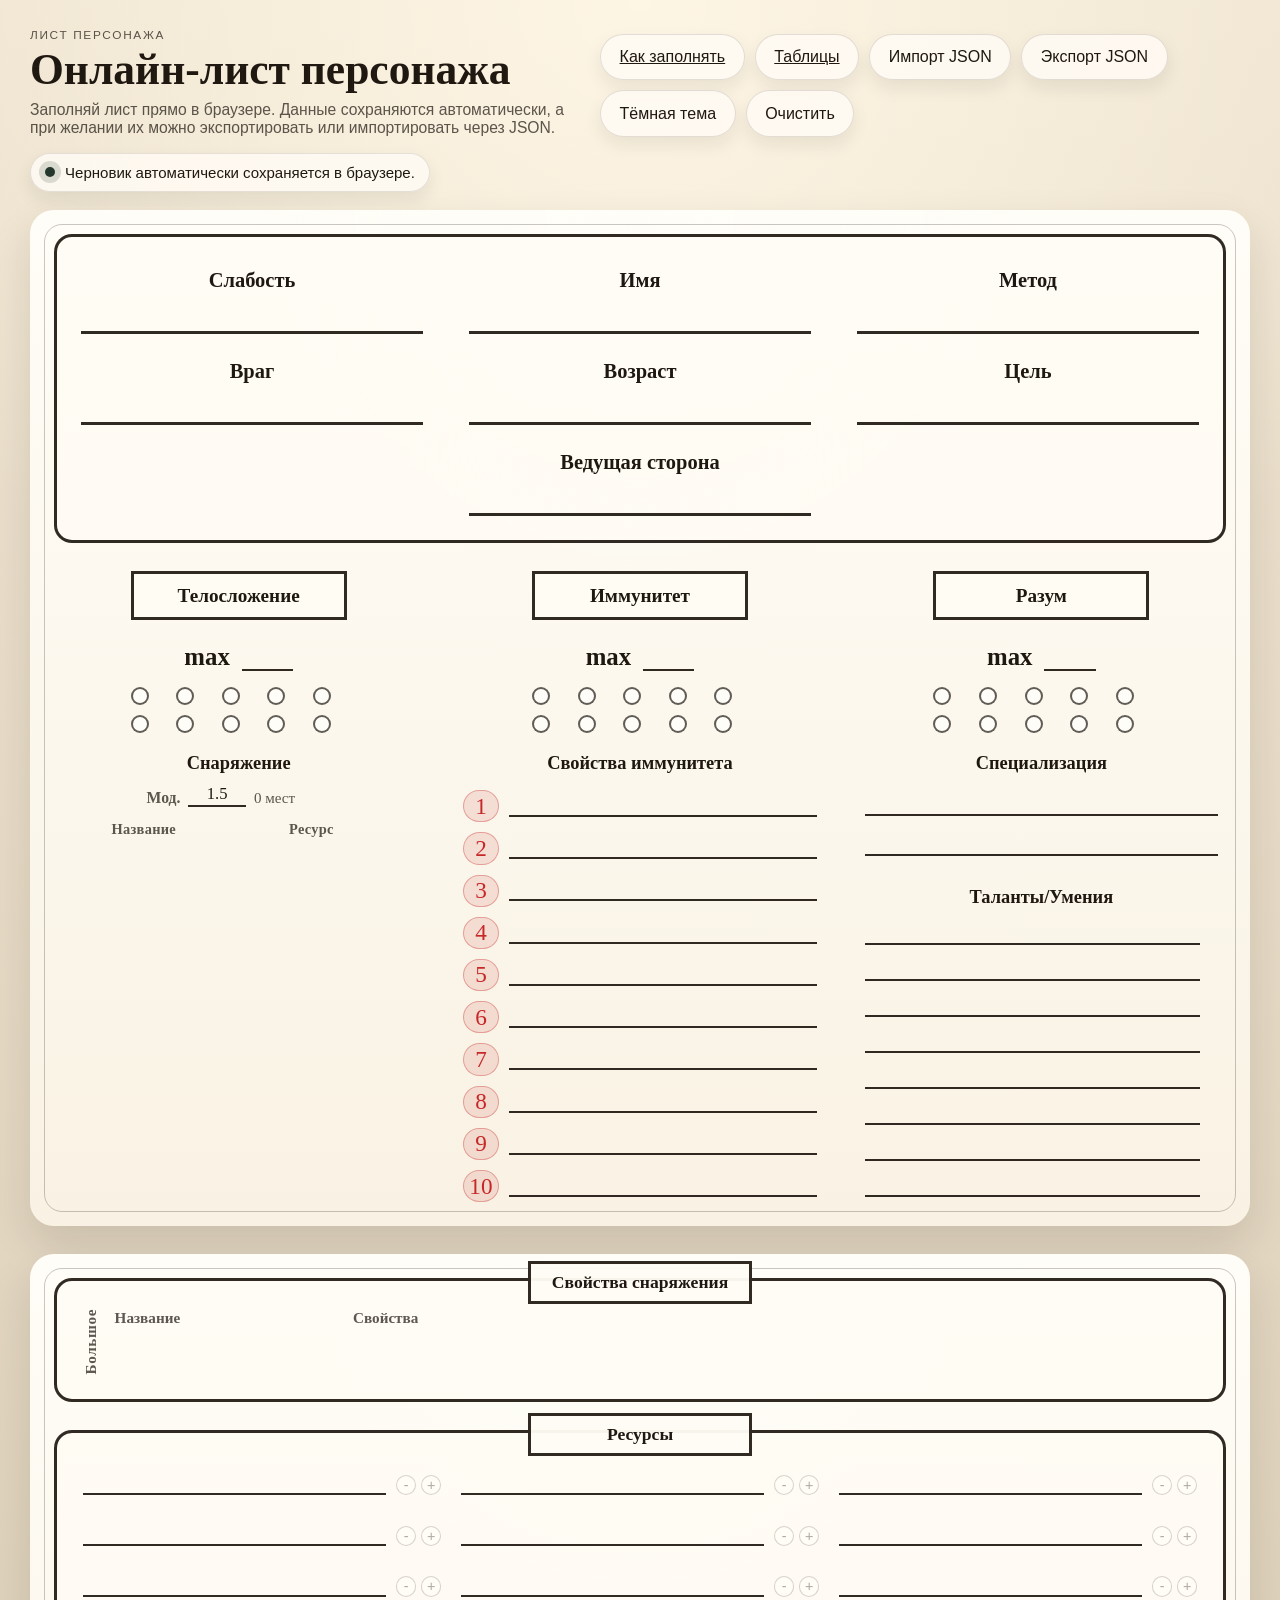
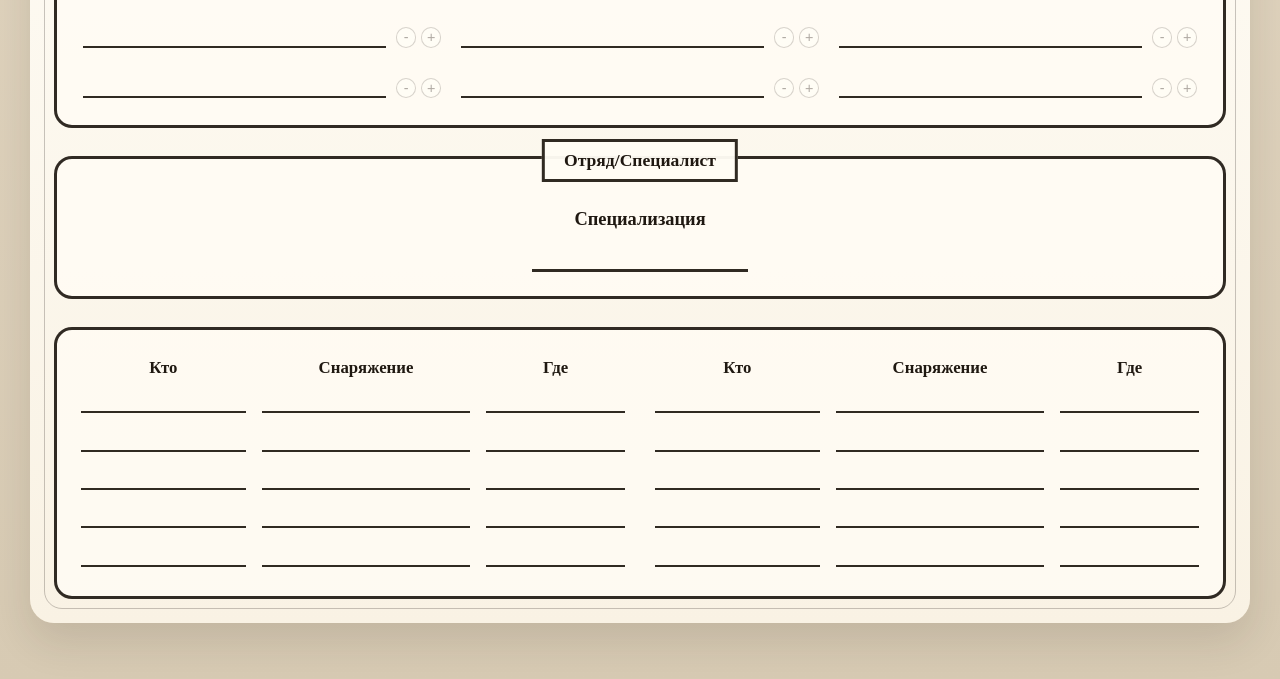
<file: index.html>
<!DOCTYPE html>
<html lang="ru">
  <head>
    <meta charset="UTF-8" />
    <meta name="viewport" content="width=device-width, initial-scale=1.0" />
    <title>Онлайн-лист персонажа</title>
    <link rel="stylesheet" href="styles.css?v=20260407-20" />
  </head>
  <body>
    <main class="app-shell">
      <section class="topbar no-print">
        <div class="topbar__text">
          <p class="eyebrow">Лист персонажа</p>
          <h1>Онлайн-лист персонажа</h1>
          <p class="helper">
            Заполняй лист прямо в браузере. Данные сохраняются автоматически, а при желании их можно
            экспортировать или импортировать через JSON.
          </p>
        </div>
        <div class="topbar__actions">
          <a class="action-button" href="guide.html">Как заполнять</a>
          <a class="action-button" href="tables.html">Таблицы</a>
          <button type="button" class="action-button" id="import-json">
            Импорт JSON
          </button>
          <button type="button" class="action-button" id="export-json">
            Экспорт JSON
          </button>
          <button type="button" class="action-button" id="theme-toggle" aria-pressed="false">
            Тёмная тема
          </button>
          <button type="button" class="action-button action-button--danger" id="reset-sheet">
            Очистить
          </button>
        </div>
        <input type="file" id="import-json-file" class="visually-hidden" accept=".json,application/json" />
      </section>

      <section class="status-card no-print" aria-live="polite" id="save-status">
        Черновик автоматически сохраняется в браузере.
      </section>

      <section class="pages">
        <article class="sheet-page">
          <section class="sheet-card identity-card">
            <div class="identity-grid">
              <label class="field-block field-block--weakness">
                <span class="field-block__label">Слабость</span>
                <span class="line-input line-input--center"><input type="text" data-field="weakness" /></span>
              </label>

              <label class="field-block field-block--name field-block--center">
                <span class="field-block__label field-block__label--large">Имя</span>
                <span class="line-input line-input--center"><input type="text" data-field="name" /></span>
              </label>

              <label class="field-block field-block--method field-block--center">
                <span class="field-block__label">Метод</span>
                <span class="line-input line-input--center"><input type="text" data-field="method" /></span>
              </label>

              <label class="field-block field-block--enemy">
                <span class="field-block__label">Враг</span>
                <span class="line-input line-input--center"><input type="text" data-field="enemy" /></span>
              </label>

              <label class="field-block field-block--age field-block--narrow field-block--center">
                <span class="field-block__label">Возраст</span>
                <span class="line-input line-input--center"><input type="text" data-field="age" /></span>
              </label>

              <label class="field-block field-block--goal field-block--center">
                <span class="field-block__label">Цель</span>
                <span class="line-input line-input--center"><input type="text" data-field="goal" /></span>
              </label>

              <label class="field-block field-block--dominant field-block--wide field-block--center">
                <span class="field-block__label field-block__label--large">Ведущая сторона</span>
                <span class="line-input line-input--center"><input type="text" data-field="dominantSide" /></span>
              </label>
            </div>
          </section>

          <section class="stat-grid">
            <section class="stat-panel">
              <div class="ribbon">Телосложение</div>
              <div class="track-head">
                <span class="track-head__label">max</span>
                <label class="line-input line-input--mini line-input--center">
                  <input type="text" data-field="bodyMax" />
                </label>
              </div>
              <div
                class="track track--two-row"
                data-track="bodyDots"
                data-count="10"
                data-label="Телосложение"
              ></div>
              <h3 class="mini-title">Снаряжение</h3>
              <div class="sub-control">
                <span class="sub-control__label">Мод.</span>
                <label class="line-input line-input--micro line-input--center">
                  <input type="text" data-field="equipmentMultiplier" data-default-value="1.5" />
                </label>
                <span class="sub-control__meta" id="equipment-capacity">0 мест</span>
              </div>
              <div class="equipment-legend" aria-hidden="true">
                <span class="equipment-legend__name">Название</span>
                <span class="equipment-legend__resource">Ресурс</span>
              </div>
              <div
                class="line-list line-list--indexed"
                data-line-list
                data-prefix="equipment"
                data-count="30"
                data-label="Снаряжение"
                data-indexed="true"
                data-dynamic-limit-field="bodyMax"
                data-dynamic-limit-multiplier-field="equipmentMultiplier"
                data-capacity-display-id="equipment-capacity"
                data-secondary-prefix="equipmentCondition"
                data-secondary-placeholder="проч/кач"
                data-secondary-label="Качество и прочность"
                data-secondary-tone="durability"
                data-transfer-target="resource"
                data-transfer-state-prefix="equipmentResource"
                data-transfer-label="Перенести в ресурсы"
              ></div>
            </section>

            <section class="stat-panel stat-panel--center">
              <div class="ribbon">Иммунитет</div>
              <div class="track-head">
                <span class="track-head__label">max</span>
                <label class="line-input line-input--mini line-input--center">
                  <input type="text" data-field="immunityMax" />
                </label>
              </div>
              <div
                class="track track--two-row"
                data-track="immunityDots"
                data-count="10"
                data-label="Иммунитет"
              ></div>
              <h3 class="mini-title">Свойства иммунитета</h3>
              <div
                class="line-list line-list--indexed line-list--centered"
                data-line-list
                data-prefix="immunityTrait"
                data-count="10"
                data-label="Свойство иммунитета"
                data-indexed="true"
                data-threshold-field="immunityMax"
              ></div>
            </section>

            <section class="stat-panel">
              <div class="ribbon">Разум</div>
              <div class="track-head">
                <span class="track-head__label">max</span>
                <label class="line-input line-input--mini line-input--center">
                  <input type="text" data-field="mindMax" />
                </label>
              </div>
              <div
                class="track track--two-row"
                data-track="mindDots"
                data-count="10"
                data-label="Разум"
              ></div>
              <h3 class="mini-title">Специализация</h3>
              <div
                class="line-list line-list--compact"
                data-line-list
                data-prefix="specialization"
                data-count="2"
                data-label="Специализация"
              ></div>
              <h3 class="mini-title mini-title--spaced">Таланты/Умения</h3>
              <div
                class="talent-tree"
                data-talent-tree
                data-prefix="talent"
                data-count="8"
                data-skill-count="6"
                data-label="Талант"
              ></div>
            </section>
          </section>
        </article>

        <article class="sheet-page">
          <section class="sheet-card stacked-card">
            <div class="box-title">Свойства снаряжения</div>
            <div
              class="equipment-properties"
              data-equipment-properties
              data-count="30"
              data-max-pairs="14"
              data-label="Свойство снаряжения"
            ></div>
          </section>

          <section class="sheet-card stacked-card">
            <div class="box-title">Ресурсы</div>
            <div
              class="line-list line-list--wide line-list--resource-grid"
              data-line-list
              data-prefix="resource"
              data-count="15"
              data-label="Ресурс"
              data-resource-controls="true"
            ></div>
          </section>

          <section class="sheet-card squad-card">
            <div class="box-title">Отряд/Специалист</div>
            <div
              class="track track--single-row"
              data-track="squadDots"
              data-count="10"
              data-track-limit-field="mindMax"
              data-label="Отряд или специалист"
            ></div>
            <label class="field-block field-block--wide field-block--center">
              <span class="field-block__label">Специализация</span>
              <span class="line-input line-input--center"><input type="text" data-field="squadSpecialization" /></span>
            </label>
          </section>

          <section class="sheet-card contacts-card">
            <div class="contacts-grid">
              <div class="contacts-group">
                <div class="contact-column">
                  <h3 class="contacts-title">Кто</h3>
                  <div class="line-list line-list--tight" data-line-list data-prefix="leftWho" data-count="5" data-label="Кто слева"></div>
                </div>
                <div class="contact-column">
                  <h3 class="contacts-title">Снаряжение</h3>
                  <div class="line-list line-list--tight" data-line-list data-prefix="leftGear" data-count="5" data-label="Снаряжение слева"></div>
                </div>
                <div class="contact-column">
                  <h3 class="contacts-title">Где</h3>
                  <div class="line-list line-list--tight" data-line-list data-prefix="leftWhere" data-count="5" data-label="Где слева"></div>
                </div>
              </div>
              <div class="contacts-group">
                <div class="contact-column">
                  <h3 class="contacts-title">Кто</h3>
                  <div class="line-list line-list--tight" data-line-list data-prefix="rightWho" data-count="5" data-label="Кто справа"></div>
                </div>
                <div class="contact-column">
                  <h3 class="contacts-title">Снаряжение</h3>
                  <div class="line-list line-list--tight" data-line-list data-prefix="rightGear" data-count="5" data-label="Снаряжение справа"></div>
                </div>
                <div class="contact-column">
                  <h3 class="contacts-title">Где</h3>
                  <div class="line-list line-list--tight" data-line-list data-prefix="rightWhere" data-count="5" data-label="Где справа"></div>
                </div>
              </div>
            </div>
          </section>
        </article>
      </section>
    </main>

    <script src="script.js?v=20260407-20"></script>
  </body>
</html>
</file>
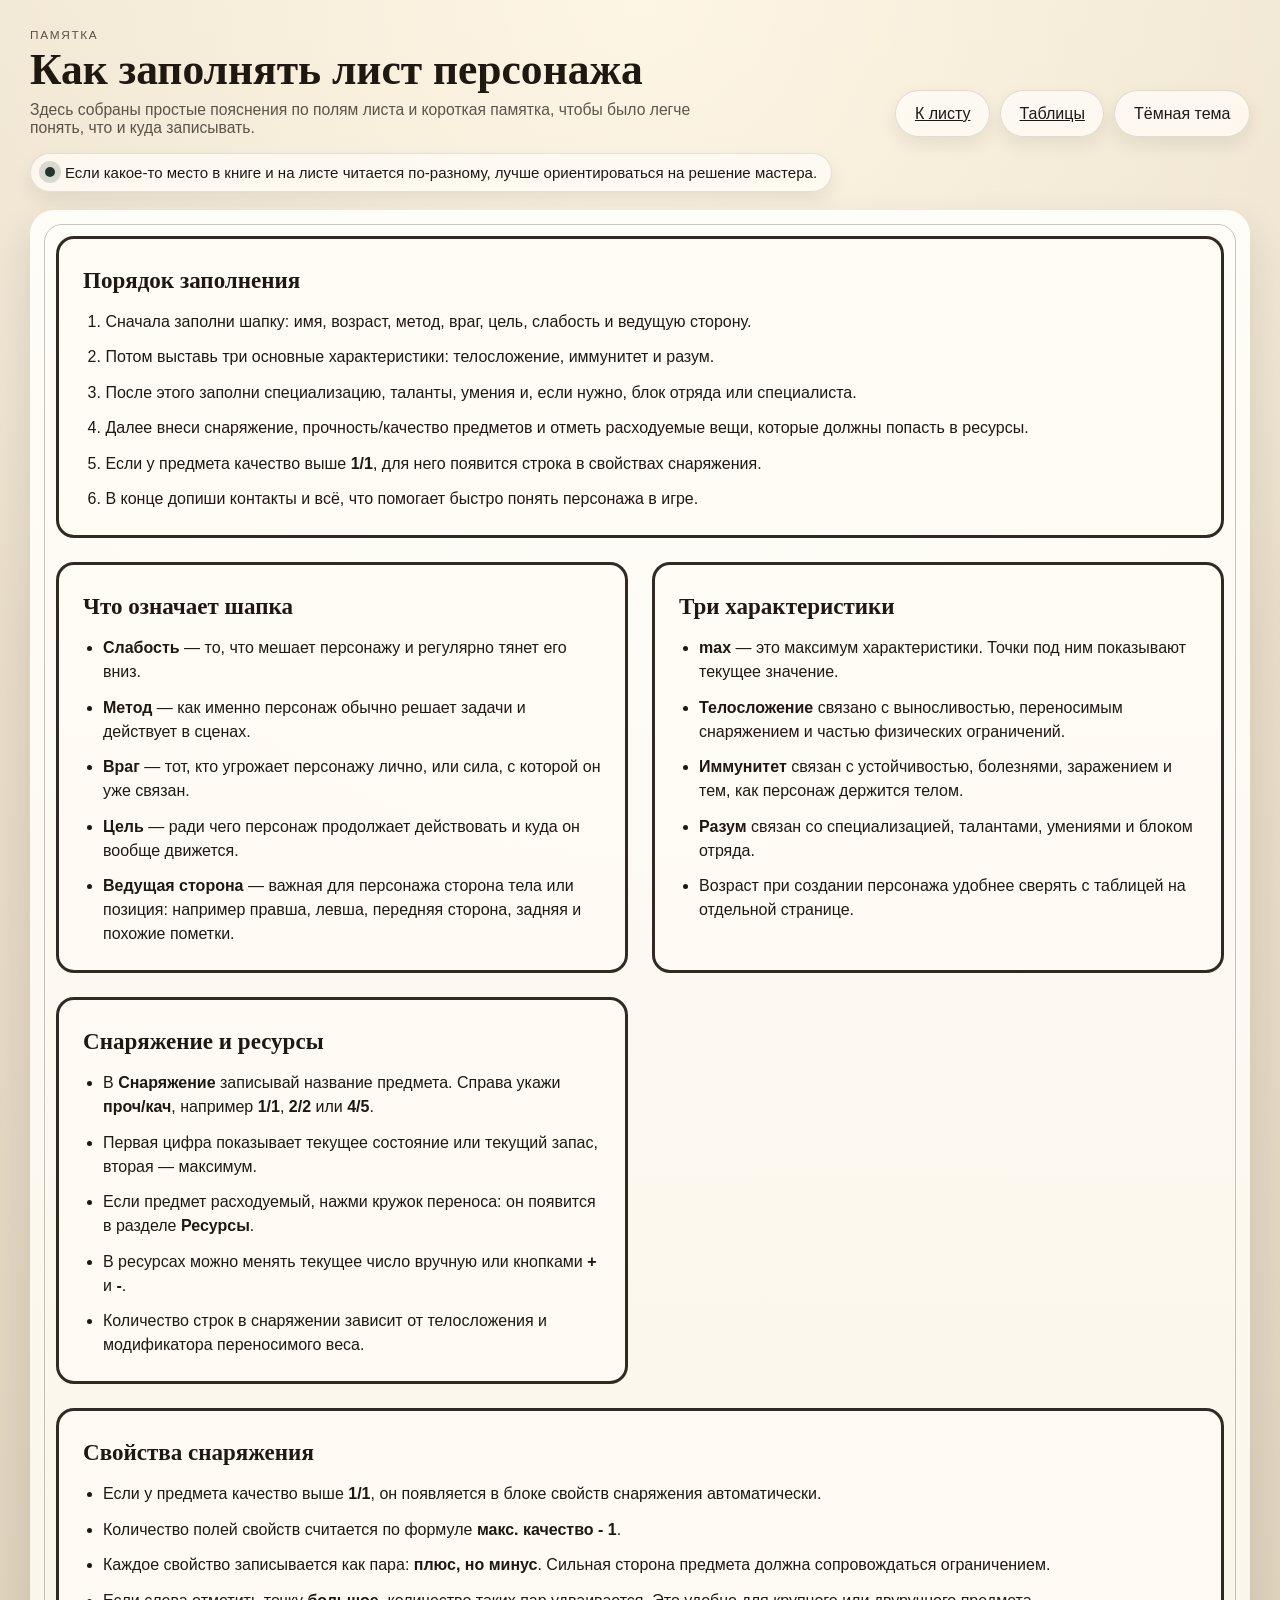
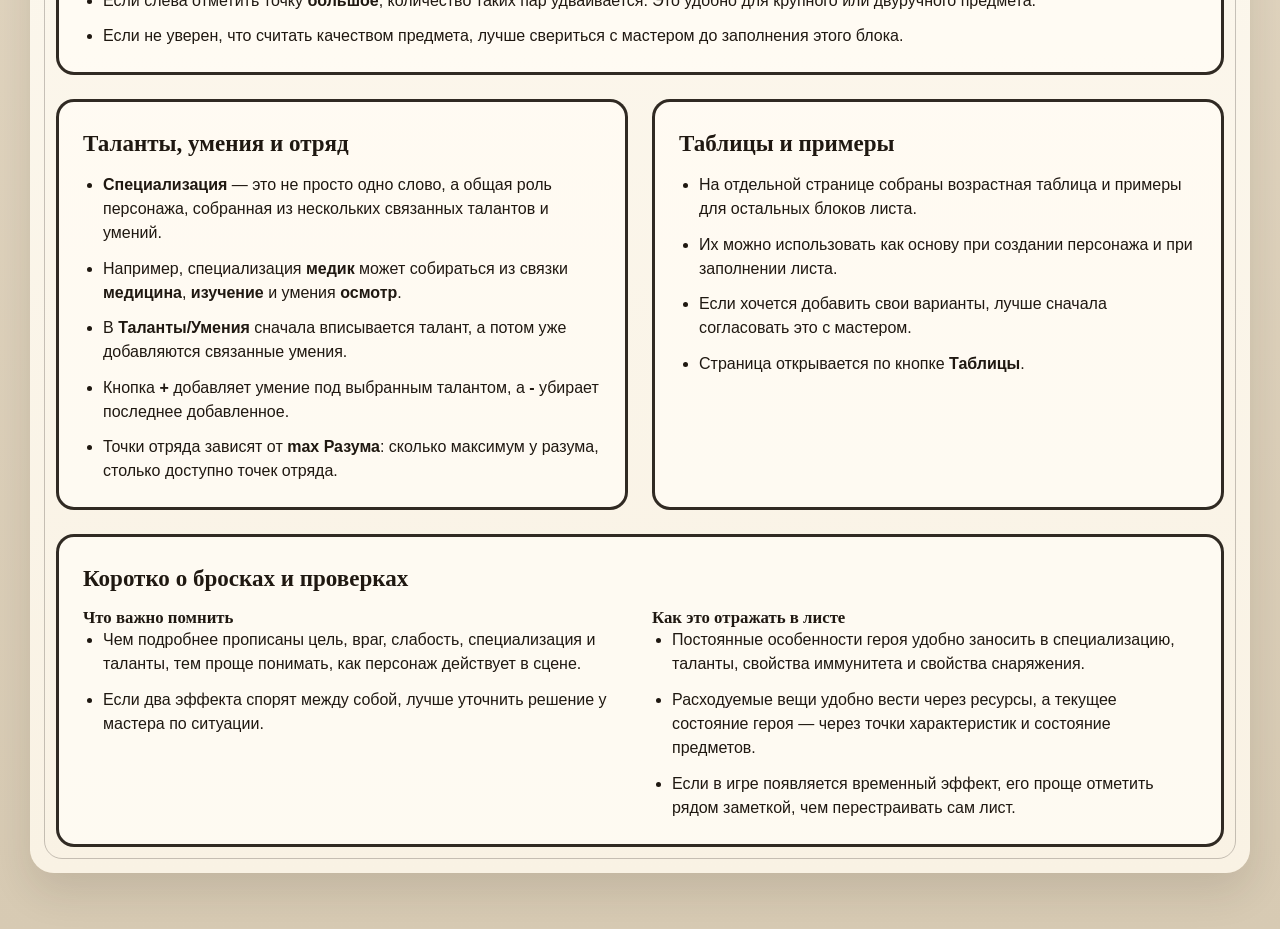
<file: guide.html>
<!DOCTYPE html>
<html lang="ru">
  <head>
    <meta charset="UTF-8" />
    <meta name="viewport" content="width=device-width, initial-scale=1.0" />
    <title>Как заполнять лист персонажа</title>
    <link rel="stylesheet" href="styles.css?v=20260407-21" />
  </head>
  <body>
    <main class="app-shell">
      <section class="topbar no-print">
        <div class="topbar__text">
          <p class="eyebrow">Памятка</p>
          <h1>Как заполнять лист персонажа</h1>
          <p class="helper">
            Здесь собраны простые пояснения по полям листа и короткая памятка, чтобы было легче
            понять, что и куда записывать.
          </p>
        </div>
        <div class="topbar__actions">
          <a class="action-button" href="index.html">К листу</a>
          <a class="action-button" href="tables.html">Таблицы</a>
          <button type="button" class="action-button" id="guide-theme-toggle" aria-pressed="false">
            Тёмная тема
          </button>
        </div>
      </section>

      <section class="status-card no-print">
        Если какое-то место в книге и на листе читается по-разному, лучше ориентироваться на решение мастера.
      </section>

      <article class="sheet-page guide-page">
        <section class="guide-grid">
          <section class="sheet-card guide-card guide-card--wide">
            <h2>Порядок заполнения</h2>
            <ol class="guide-list guide-list--ordered">
              <li>Сначала заполни шапку: имя, возраст, метод, враг, цель, слабость и ведущую сторону.</li>
              <li>Потом выставь три основные характеристики: телосложение, иммунитет и разум.</li>
              <li>После этого заполни специализацию, таланты, умения и, если нужно, блок отряда или специалиста.</li>
              <li>Далее внеси снаряжение, прочность/качество предметов и отметь расходуемые вещи, которые должны попасть в ресурсы.</li>
              <li>Если у предмета качество выше <strong>1/1</strong>, для него появится строка в свойствах снаряжения.</li>
              <li>В конце допиши контакты и всё, что помогает быстро понять персонажа в игре.</li>
            </ol>
          </section>

          <section class="sheet-card guide-card">
            <h2>Что означает шапка</h2>
            <ul class="guide-list">
              <li><strong>Слабость</strong> — то, что мешает персонажу и регулярно тянет его вниз.</li>
              <li><strong>Метод</strong> — как именно персонаж обычно решает задачи и действует в сценах.</li>
              <li><strong>Враг</strong> — тот, кто угрожает персонажу лично, или сила, с которой он уже связан.</li>
              <li><strong>Цель</strong> — ради чего персонаж продолжает действовать и куда он вообще движется.</li>
              <li><strong>Ведущая сторона</strong> — важная для персонажа сторона тела или позиция: например правша, левша, передняя сторона, задняя и похожие пометки.</li>
            </ul>
          </section>

          <section class="sheet-card guide-card">
            <h2>Три характеристики</h2>
            <ul class="guide-list">
              <li><strong>max</strong> — это максимум характеристики. Точки под ним показывают текущее значение.</li>
              <li><strong>Телосложение</strong> связано с выносливостью, переносимым снаряжением и частью физических ограничений.</li>
              <li><strong>Иммунитет</strong> связан с устойчивостью, болезнями, заражением и тем, как персонаж держится телом.</li>
              <li><strong>Разум</strong> связан со специализацией, талантами, умениями и блоком отряда.</li>
              <li>Возраст при создании персонажа удобнее сверять с таблицей на отдельной странице.</li>
            </ul>
          </section>

          <section class="sheet-card guide-card">
            <h2>Снаряжение и ресурсы</h2>
            <ul class="guide-list">
              <li>В <strong>Снаряжение</strong> записывай название предмета. Справа укажи <strong>проч/кач</strong>, например <strong>1/1</strong>, <strong>2/2</strong> или <strong>4/5</strong>.</li>
              <li>Первая цифра показывает текущее состояние или текущий запас, вторая — максимум.</li>
              <li>Если предмет расходуемый, нажми кружок переноса: он появится в разделе <strong>Ресурсы</strong>.</li>
              <li>В ресурсах можно менять текущее число вручную или кнопками <strong>+</strong> и <strong>-</strong>.</li>
              <li>Количество строк в снаряжении зависит от телосложения и модификатора переносимого веса.</li>
            </ul>
          </section>

          <section class="sheet-card guide-card guide-card--wide">
            <h2>Свойства снаряжения</h2>
            <ul class="guide-list">
              <li>Если у предмета качество выше <strong>1/1</strong>, он появляется в блоке свойств снаряжения автоматически.</li>
              <li>Количество полей свойств считается по формуле <strong>макс. качество - 1</strong>.</li>
              <li>Каждое свойство записывается как пара: <strong>плюс, но минус</strong>. Сильная сторона предмета должна сопровождаться ограничением.</li>
              <li>Если слева отметить точку <strong>большое</strong>, количество таких пар удваивается. Это удобно для крупного или двуручного предмета.</li>
              <li>Если не уверен, что считать качеством предмета, лучше свериться с мастером до заполнения этого блока.</li>
            </ul>
          </section>

          <section class="sheet-card guide-card">
            <h2>Таланты, умения и отряд</h2>
            <ul class="guide-list">
              <li><strong>Специализация</strong> — это не просто одно слово, а общая роль персонажа, собранная из нескольких связанных талантов и умений.</li>
              <li>Например, специализация <strong>медик</strong> может собираться из связки <strong>медицина</strong>, <strong>изучение</strong> и умения <strong>осмотр</strong>.</li>
              <li>В <strong>Таланты/Умения</strong> сначала вписывается талант, а потом уже добавляются связанные умения.</li>
              <li>Кнопка <strong>+</strong> добавляет умение под выбранным талантом, а <strong>-</strong> убирает последнее добавленное.</li>
              <li>Точки отряда зависят от <strong>max Разума</strong>: сколько максимум у разума, столько доступно точек отряда.</li>
            </ul>
          </section>

          <section class="sheet-card guide-card">
            <h2>Таблицы и примеры</h2>
            <ul class="guide-list">
              <li>На отдельной странице собраны возрастная таблица и примеры для остальных блоков листа.</li>
              <li>Их можно использовать как основу при создании персонажа и при заполнении листа.</li>
              <li>Если хочется добавить свои варианты, лучше сначала согласовать это с мастером.</li>
              <li>Страница открывается по кнопке <strong>Таблицы</strong>.</li>
            </ul>
          </section>

          <section class="sheet-card guide-card guide-card--wide">
            <h2>Коротко о бросках и проверках</h2>
            <div class="guide-columns">
              <div>
                <h3>Что важно помнить</h3>
                <ul class="guide-list">
                  <li>Чем подробнее прописаны цель, враг, слабость, специализация и таланты, тем проще понимать, как персонаж действует в сцене.</li>
                  <li>Если два эффекта спорят между собой, лучше уточнить решение у мастера по ситуации.</li>
                </ul>
              </div>
              <div>
                <h3>Как это отражать в листе</h3>
                <ul class="guide-list">
                  <li>Постоянные особенности героя удобно заносить в специализацию, таланты, свойства иммунитета и свойства снаряжения.</li>
                  <li>Расходуемые вещи удобно вести через ресурсы, а текущее состояние героя — через точки характеристик и состояние предметов.</li>
                  <li>Если в игре появляется временный эффект, его проще отметить рядом заметкой, чем перестраивать сам лист.</li>
                </ul>
              </div>
            </div>
          </section>
        </section>
      </article>
    </main>

    <script>
      const THEME_KEY = "mama1-theme";
      const themeToggle = document.getElementById("guide-theme-toggle");
      const savedTheme = localStorage.getItem(THEME_KEY) || "light";

      document.body.dataset.theme = savedTheme;
      themeToggle.setAttribute("aria-pressed", String(savedTheme === "dark"));
      themeToggle.textContent = savedTheme === "dark" ? "Светлая тема" : "Тёмная тема";

      themeToggle.addEventListener("click", () => {
        const nextTheme = document.body.dataset.theme === "dark" ? "light" : "dark";
        document.body.dataset.theme = nextTheme;
        localStorage.setItem(THEME_KEY, nextTheme);
        themeToggle.setAttribute("aria-pressed", String(nextTheme === "dark"));
        themeToggle.textContent = nextTheme === "dark" ? "Светлая тема" : "Тёмная тема";
      });
    </script>
  </body>
</html>
</file>
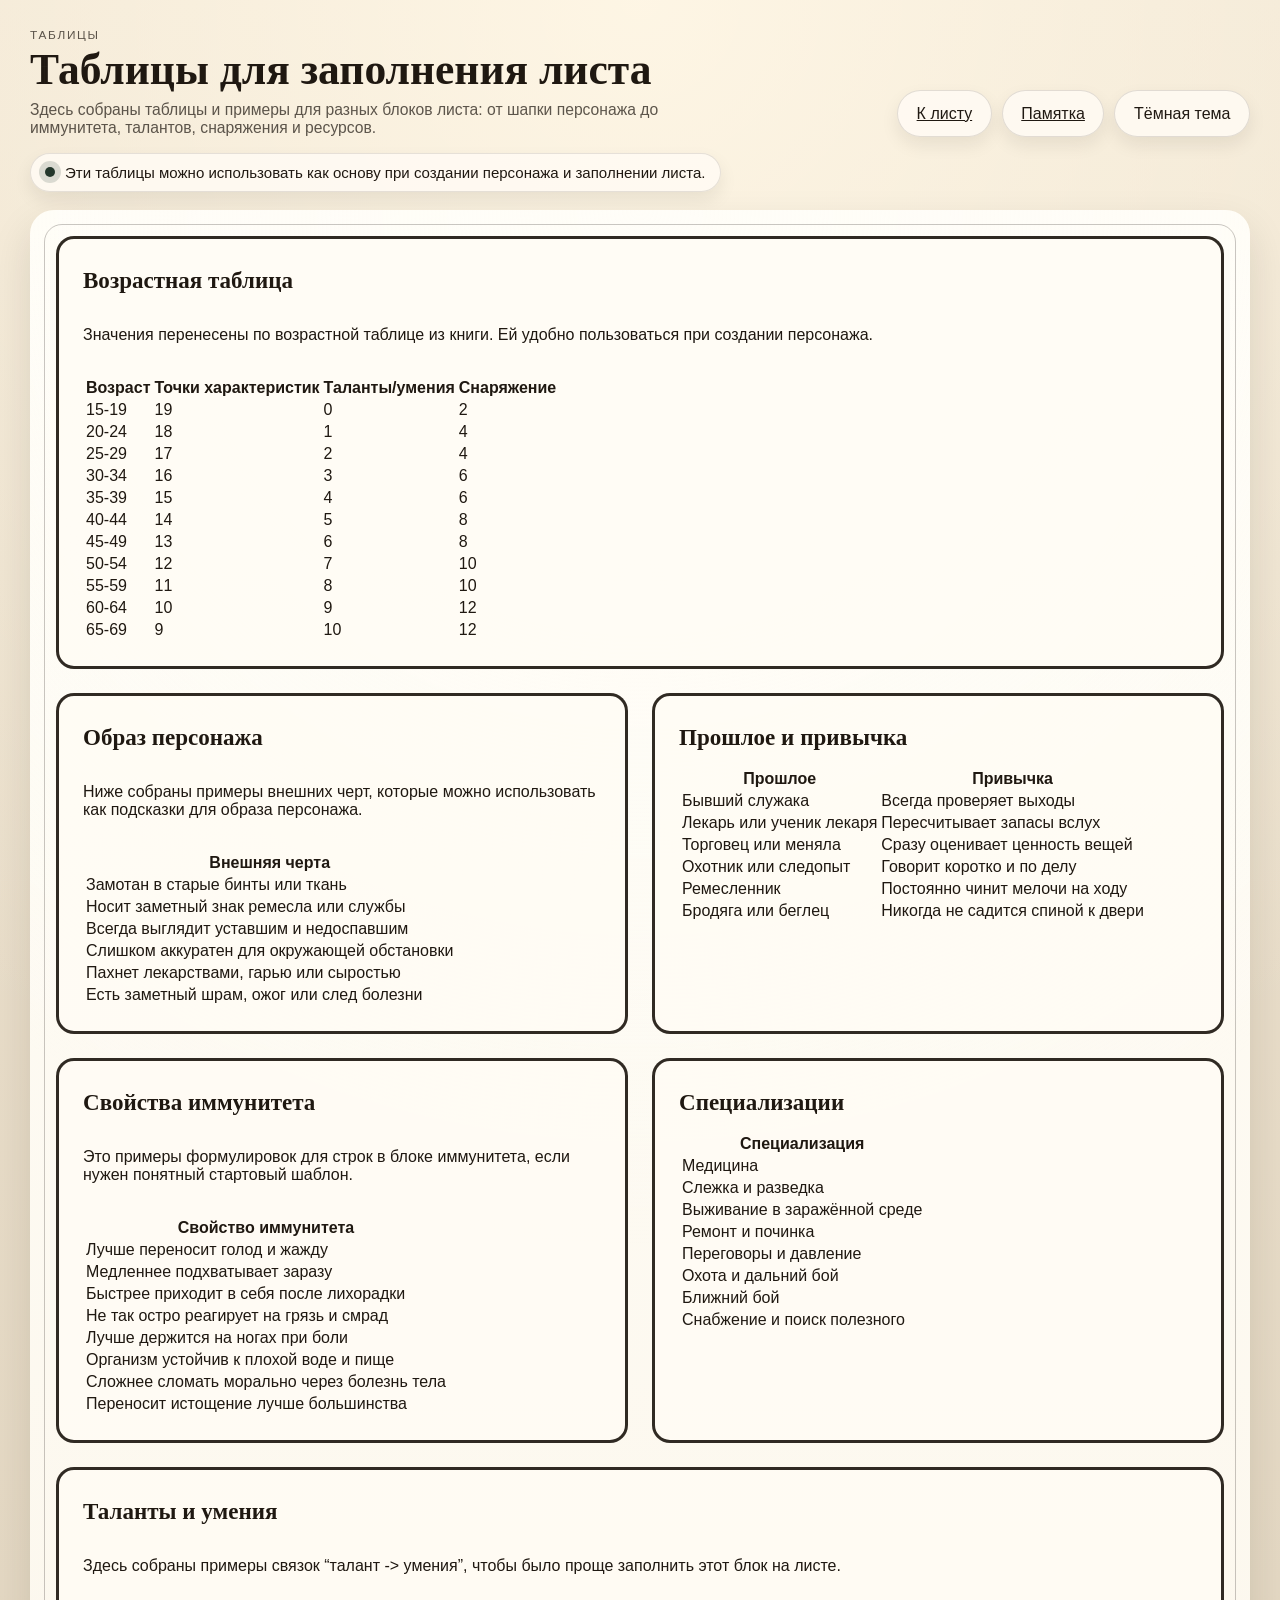
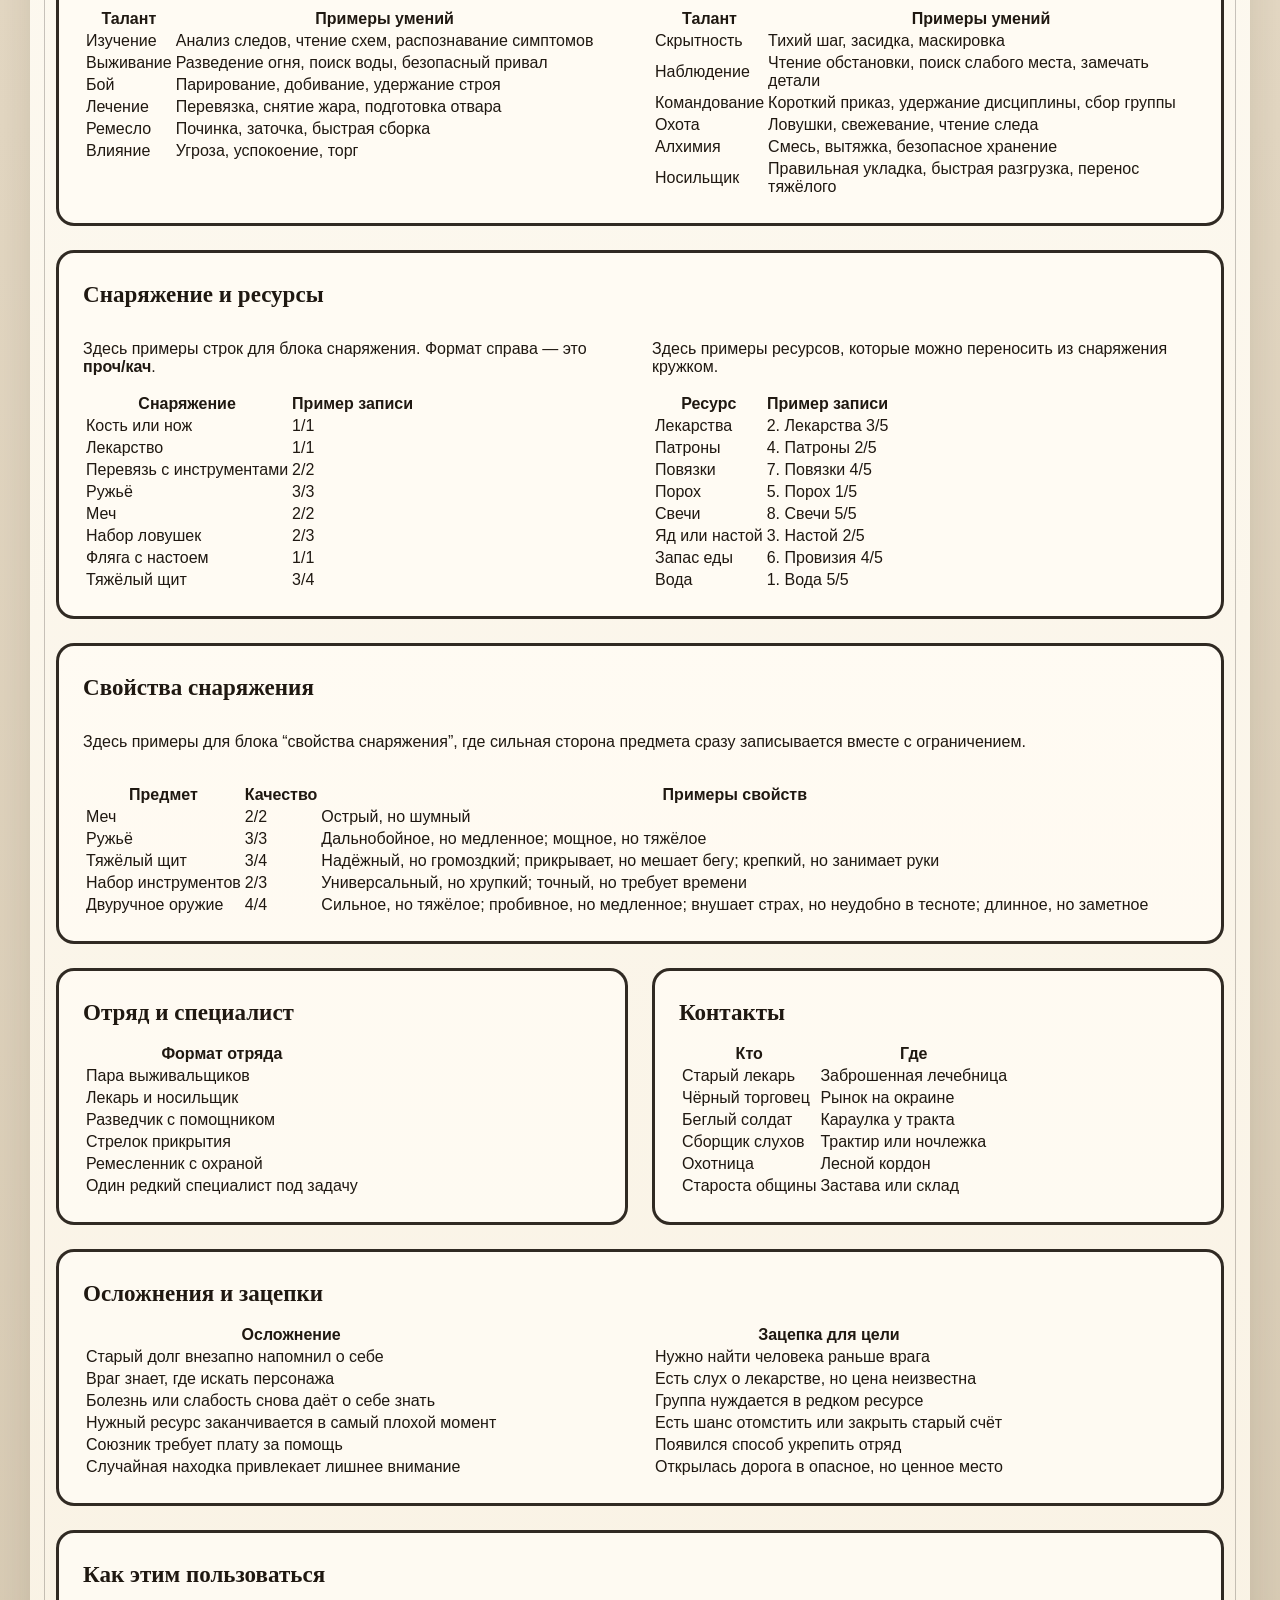
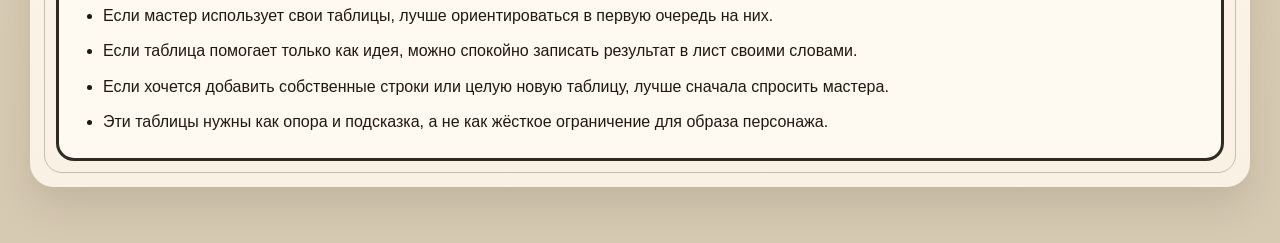
<file: tables.html>
<!DOCTYPE html>
<html lang="ru">
  <head>
    <meta charset="UTF-8" />
    <meta name="viewport" content="width=device-width, initial-scale=1.0" />
    <title>Таблицы для заполнения листа</title>
    <link rel="stylesheet" href="styles.css?v=20260407-20" />
  </head>
  <body>
    <main class="app-shell">
      <section class="topbar no-print">
        <div class="topbar__text">
          <p class="eyebrow">Таблицы</p>
          <h1>Таблицы для заполнения листа</h1>
          <p class="helper">
            Здесь собраны таблицы и примеры для разных блоков листа: от шапки персонажа
            до иммунитета, талантов, снаряжения и ресурсов.
          </p>
        </div>
        <div class="topbar__actions">
          <a class="action-button" href="index.html">К листу</a>
          <a class="action-button" href="guide.html">Памятка</a>
          <button type="button" class="action-button" id="tables-theme-toggle" aria-pressed="false">
            Тёмная тема
          </button>
        </div>
      </section>

      <section class="status-card no-print">
        Эти таблицы можно использовать как основу при создании персонажа и заполнении листа.
      </section>

      <article class="sheet-page guide-page">
        <section class="guide-grid">
          <section class="sheet-card guide-card guide-card--wide">
            <h2>Возрастная таблица</h2>
            <p class="guide-note">
              Значения перенесены по возрастной таблице из книги. Ей удобно пользоваться при создании персонажа.
            </p>
            <div class="guide-table-wrap">
              <table class="guide-table">
                <thead>
                  <tr>
                    <th>Возраст</th>
                    <th>Точки характеристик</th>
                    <th>Таланты/умения</th>
                    <th>Снаряжение</th>
                  </tr>
                </thead>
                <tbody>
                  <tr><td>15-19</td><td>19</td><td>0</td><td>2</td></tr>
                  <tr><td>20-24</td><td>18</td><td>1</td><td>4</td></tr>
                  <tr><td>25-29</td><td>17</td><td>2</td><td>4</td></tr>
                  <tr><td>30-34</td><td>16</td><td>3</td><td>6</td></tr>
                  <tr><td>35-39</td><td>15</td><td>4</td><td>6</td></tr>
                  <tr><td>40-44</td><td>14</td><td>5</td><td>8</td></tr>
                  <tr><td>45-49</td><td>13</td><td>6</td><td>8</td></tr>
                  <tr><td>50-54</td><td>12</td><td>7</td><td>10</td></tr>
                  <tr><td>55-59</td><td>11</td><td>8</td><td>10</td></tr>
                  <tr><td>60-64</td><td>10</td><td>9</td><td>12</td></tr>
                  <tr><td>65-69</td><td>9</td><td>10</td><td>12</td></tr>
                </tbody>
              </table>
            </div>
          </section>

          <section class="sheet-card guide-card">
            <h2>Образ персонажа</h2>
            <p class="guide-note">
              Ниже собраны примеры внешних черт, которые можно использовать как подсказки для образа персонажа.
            </p>
            <div class="guide-table-wrap">
              <table class="guide-table">
                <thead>
                  <tr>
                        <th>Внешняя черта</th>
                  </tr>
                </thead>
                <tbody>
                  <tr><td>Замотан в старые бинты или ткань</td></tr>
                  <tr><td>Носит заметный знак ремесла или службы</td></tr>
                  <tr><td>Всегда выглядит уставшим и недоспавшим</td></tr>
                  <tr><td>Слишком аккуратен для окружающей обстановки</td></tr>
                  <tr><td>Пахнет лекарствами, гарью или сыростью</td></tr>
                  <tr><td>Есть заметный шрам, ожог или след болезни</td></tr>
                </tbody>
              </table>
            </div>
          </section>

          <section class="sheet-card guide-card">
            <h2>Прошлое и привычка</h2>
            <div class="guide-table-wrap">
              <table class="guide-table">
                <thead>
                  <tr>
                    <th>Прошлое</th>
                    <th>Привычка</th>
                  </tr>
                </thead>
                <tbody>
                  <tr><td>Бывший служака</td><td>Всегда проверяет выходы</td></tr>
                  <tr><td>Лекарь или ученик лекаря</td><td>Пересчитывает запасы вслух</td></tr>
                  <tr><td>Торговец или меняла</td><td>Сразу оценивает ценность вещей</td></tr>
                  <tr><td>Охотник или следопыт</td><td>Говорит коротко и по делу</td></tr>
                  <tr><td>Ремесленник</td><td>Постоянно чинит мелочи на ходу</td></tr>
                  <tr><td>Бродяга или беглец</td><td>Никогда не садится спиной к двери</td></tr>
                </tbody>
              </table>
            </div>
          </section>

          <section class="sheet-card guide-card">
            <h2>Свойства иммунитета</h2>
            <p class="guide-note">
              Это примеры формулировок для строк в блоке иммунитета, если нужен понятный стартовый шаблон.
            </p>
            <div class="guide-table-wrap">
              <table class="guide-table">
                <thead>
                  <tr>
                    <th>Свойство иммунитета</th>
                  </tr>
                </thead>
                <tbody>
                  <tr><td>Лучше переносит голод и жажду</td></tr>
                  <tr><td>Медленнее подхватывает заразу</td></tr>
                  <tr><td>Быстрее приходит в себя после лихорадки</td></tr>
                  <tr><td>Не так остро реагирует на грязь и смрад</td></tr>
                  <tr><td>Лучше держится на ногах при боли</td></tr>
                  <tr><td>Организм устойчив к плохой воде и пище</td></tr>
                  <tr><td>Сложнее сломать морально через болезнь тела</td></tr>
                  <tr><td>Переносит истощение лучше большинства</td></tr>
                </tbody>
              </table>
            </div>
          </section>

          <section class="sheet-card guide-card">
            <h2>Специализации</h2>
            <div class="guide-table-wrap">
              <table class="guide-table">
                <thead>
                  <tr>
                    <th>Специализация</th>
                  </tr>
                </thead>
                <tbody>
                  <tr><td>Медицина</td></tr>
                  <tr><td>Слежка и разведка</td></tr>
                  <tr><td>Выживание в заражённой среде</td></tr>
                  <tr><td>Ремонт и починка</td></tr>
                  <tr><td>Переговоры и давление</td></tr>
                  <tr><td>Охота и дальний бой</td></tr>
                  <tr><td>Ближний бой</td></tr>
                  <tr><td>Снабжение и поиск полезного</td></tr>
                </tbody>
              </table>
            </div>
          </section>

          <section class="sheet-card guide-card guide-card--wide">
            <h2>Таланты и умения</h2>
            <p class="guide-note">
              Здесь собраны примеры связок “талант -> умения”, чтобы было проще заполнить этот блок на листе.
            </p>
            <div class="guide-columns">
              <div>
                <div class="guide-table-wrap">
                  <table class="guide-table">
                    <thead>
                      <tr>
                        <th>Талант</th>
                        <th>Примеры умений</th>
                      </tr>
                    </thead>
                    <tbody>
                      <tr><td>Изучение</td><td>Анализ следов, чтение схем, распознавание симптомов</td></tr>
                      <tr><td>Выживание</td><td>Разведение огня, поиск воды, безопасный привал</td></tr>
                      <tr><td>Бой</td><td>Парирование, добивание, удержание строя</td></tr>
                      <tr><td>Лечение</td><td>Перевязка, снятие жара, подготовка отвара</td></tr>
                      <tr><td>Ремесло</td><td>Починка, заточка, быстрая сборка</td></tr>
                      <tr><td>Влияние</td><td>Угроза, успокоение, торг</td></tr>
                    </tbody>
                  </table>
                </div>
              </div>
              <div>
                <div class="guide-table-wrap">
                  <table class="guide-table">
                    <thead>
                      <tr>
                        <th>Талант</th>
                        <th>Примеры умений</th>
                      </tr>
                    </thead>
                    <tbody>
                      <tr><td>Скрытность</td><td>Тихий шаг, засидка, маскировка</td></tr>
                      <tr><td>Наблюдение</td><td>Чтение обстановки, поиск слабого места, замечать детали</td></tr>
                      <tr><td>Командование</td><td>Короткий приказ, удержание дисциплины, сбор группы</td></tr>
                      <tr><td>Охота</td><td>Ловушки, свежевание, чтение следа</td></tr>
                      <tr><td>Алхимия</td><td>Смесь, вытяжка, безопасное хранение</td></tr>
                      <tr><td>Носильщик</td><td>Правильная укладка, быстрая разгрузка, перенос тяжёлого</td></tr>
                    </tbody>
                  </table>
                </div>
              </div>
            </div>
          </section>

          <section class="sheet-card guide-card guide-card--wide">
            <h2>Снаряжение и ресурсы</h2>
            <div class="guide-columns">
              <div>
                <p class="guide-note">
                  Здесь примеры строк для блока снаряжения. Формат справа — это <strong>проч/кач</strong>.
                </p>
                <div class="guide-table-wrap">
                  <table class="guide-table">
                    <thead>
                      <tr>
                        <th>Снаряжение</th>
                        <th>Пример записи</th>
                      </tr>
                    </thead>
                    <tbody>
                      <tr><td>Кость или нож</td><td>1/1</td></tr>
                      <tr><td>Лекарство</td><td>1/1</td></tr>
                      <tr><td>Перевязь с инструментами</td><td>2/2</td></tr>
                      <tr><td>Ружьё</td><td>3/3</td></tr>
                      <tr><td>Меч</td><td>2/2</td></tr>
                      <tr><td>Набор ловушек</td><td>2/3</td></tr>
                      <tr><td>Фляга с настоем</td><td>1/1</td></tr>
                      <tr><td>Тяжёлый щит</td><td>3/4</td></tr>
                    </tbody>
                  </table>
                </div>
              </div>
              <div>
                <p class="guide-note">
                  Здесь примеры ресурсов, которые можно переносить из снаряжения кружком.
                </p>
                <div class="guide-table-wrap">
                  <table class="guide-table">
                    <thead>
                      <tr>
                        <th>Ресурс</th>
                        <th>Пример записи</th>
                      </tr>
                    </thead>
                    <tbody>
                      <tr><td>Лекарства</td><td>2. Лекарства 3/5</td></tr>
                      <tr><td>Патроны</td><td>4. Патроны 2/5</td></tr>
                      <tr><td>Повязки</td><td>7. Повязки 4/5</td></tr>
                      <tr><td>Порох</td><td>5. Порох 1/5</td></tr>
                      <tr><td>Свечи</td><td>8. Свечи 5/5</td></tr>
                      <tr><td>Яд или настой</td><td>3. Настой 2/5</td></tr>
                      <tr><td>Запас еды</td><td>6. Провизия 4/5</td></tr>
                      <tr><td>Вода</td><td>1. Вода 5/5</td></tr>
                    </tbody>
                  </table>
                </div>
              </div>
            </div>
          </section>

          <section class="sheet-card guide-card guide-card--wide">
            <h2>Свойства снаряжения</h2>
            <p class="guide-note">
              Здесь примеры для блока “свойства снаряжения”, где сильная сторона предмета сразу записывается вместе с ограничением.
            </p>
            <div class="guide-table-wrap">
              <table class="guide-table">
                <thead>
                  <tr>
                    <th>Предмет</th>
                    <th>Качество</th>
                    <th>Примеры свойств</th>
                  </tr>
                </thead>
                <tbody>
                  <tr><td>Меч</td><td>2/2</td><td>Острый, но шумный</td></tr>
                  <tr><td>Ружьё</td><td>3/3</td><td>Дальнобойное, но медленное; мощное, но тяжёлое</td></tr>
                  <tr><td>Тяжёлый щит</td><td>3/4</td><td>Надёжный, но громоздкий; прикрывает, но мешает бегу; крепкий, но занимает руки</td></tr>
                  <tr><td>Набор инструментов</td><td>2/3</td><td>Универсальный, но хрупкий; точный, но требует времени</td></tr>
                  <tr><td>Двуручное оружие</td><td>4/4</td><td>Сильное, но тяжёлое; пробивное, но медленное; внушает страх, но неудобно в тесноте; длинное, но заметное</td></tr>
                </tbody>
              </table>
            </div>
          </section>

          <section class="sheet-card guide-card">
            <h2>Отряд и специалист</h2>
            <div class="guide-table-wrap">
              <table class="guide-table">
                <thead>
                  <tr>
                    <th>Формат отряда</th>
                  </tr>
                </thead>
                <tbody>
                  <tr><td>Пара выживальщиков</td></tr>
                  <tr><td>Лекарь и носильщик</td></tr>
                  <tr><td>Разведчик с помощником</td></tr>
                  <tr><td>Стрелок прикрытия</td></tr>
                  <tr><td>Ремесленник с охраной</td></tr>
                  <tr><td>Один редкий специалист под задачу</td></tr>
                </tbody>
              </table>
            </div>
          </section>

          <section class="sheet-card guide-card">
            <h2>Контакты</h2>
            <div class="guide-table-wrap">
              <table class="guide-table">
                <thead>
                  <tr>
                    <th>Кто</th>
                    <th>Где</th>
                  </tr>
                </thead>
                <tbody>
                  <tr><td>Старый лекарь</td><td>Заброшенная лечебница</td></tr>
                  <tr><td>Чёрный торговец</td><td>Рынок на окраине</td></tr>
                  <tr><td>Беглый солдат</td><td>Караулка у тракта</td></tr>
                  <tr><td>Сборщик слухов</td><td>Трактир или ночлежка</td></tr>
                  <tr><td>Охотница</td><td>Лесной кордон</td></tr>
                  <tr><td>Староста общины</td><td>Застава или склад</td></tr>
                </tbody>
              </table>
            </div>
          </section>

          <section class="sheet-card guide-card guide-card--wide">
            <h2>Осложнения и зацепки</h2>
            <div class="guide-columns">
              <div>
                <div class="guide-table-wrap">
                  <table class="guide-table">
                    <thead>
                      <tr>
                        <th>Осложнение</th>
                      </tr>
                    </thead>
                    <tbody>
                      <tr><td>Старый долг внезапно напомнил о себе</td></tr>
                      <tr><td>Враг знает, где искать персонажа</td></tr>
                      <tr><td>Болезнь или слабость снова даёт о себе знать</td></tr>
                      <tr><td>Нужный ресурс заканчивается в самый плохой момент</td></tr>
                      <tr><td>Союзник требует плату за помощь</td></tr>
                      <tr><td>Случайная находка привлекает лишнее внимание</td></tr>
                    </tbody>
                  </table>
                </div>
              </div>
              <div>
                <div class="guide-table-wrap">
                  <table class="guide-table">
                    <thead>
                      <tr>
                        <th>Зацепка для цели</th>
                      </tr>
                    </thead>
                    <tbody>
                      <tr><td>Нужно найти человека раньше врага</td></tr>
                      <tr><td>Есть слух о лекарстве, но цена неизвестна</td></tr>
                      <tr><td>Группа нуждается в редком ресурсе</td></tr>
                      <tr><td>Есть шанс отомстить или закрыть старый счёт</td></tr>
                      <tr><td>Появился способ укрепить отряд</td></tr>
                      <tr><td>Открылась дорога в опасное, но ценное место</td></tr>
                    </tbody>
                  </table>
                </div>
              </div>
            </div>
          </section>

          <section class="sheet-card guide-card guide-card--wide">
            <h2>Как этим пользоваться</h2>
            <ul class="guide-list">
              <li>Если мастер использует свои таблицы, лучше ориентироваться в первую очередь на них.</li>
              <li>Если таблица помогает только как идея, можно спокойно записать результат в лист своими словами.</li>
              <li>Если хочется добавить собственные строки или целую новую таблицу, лучше сначала спросить мастера.</li>
              <li>Эти таблицы нужны как опора и подсказка, а не как жёсткое ограничение для образа персонажа.</li>
            </ul>
          </section>
        </section>
      </article>
    </main>

    <script>
      const THEME_KEY = "mama1-theme";
      const themeToggle = document.getElementById("tables-theme-toggle");
      const savedTheme = localStorage.getItem(THEME_KEY) || "light";

      document.body.dataset.theme = savedTheme;
      themeToggle.setAttribute("aria-pressed", String(savedTheme === "dark"));
      themeToggle.textContent = savedTheme === "dark" ? "Светлая тема" : "Тёмная тема";

      themeToggle.addEventListener("click", () => {
        const nextTheme = document.body.dataset.theme === "dark" ? "light" : "dark";
        document.body.dataset.theme = nextTheme;
        localStorage.setItem(THEME_KEY, nextTheme);
        themeToggle.setAttribute("aria-pressed", String(nextTheme === "dark"));
        themeToggle.textContent = nextTheme === "dark" ? "Светлая тема" : "Тёмная тема";
      });
    </script>
  </body>
</html>
</file>
<file: styles.css>
:root {
  --bg-top: #efe4d1;
  --bg-bottom: #d7cab3;
  --paper: #fffdf7;
  --paper-2: #f9f2e4;
  --card: rgba(255, 252, 245, 0.82);
  --card-strong: rgba(255, 252, 245, 0.96);
  --ink: #1f1811;
  --ink-soft: rgba(31, 24, 17, 0.72);
  --accent: #24372c;
  --danger: #8a4338;
  --glass: rgba(255, 251, 244, 0.86);
  --shadow: 0 18px 42px rgba(34, 24, 13, 0.12);
  --border: 3px solid rgba(31, 24, 17, 0.92);
  --line: rgba(31, 24, 17, 0.92);
  --line-soft: rgba(31, 24, 17, 0.24);
  --module-width: 13.5rem;
  --dot-bg: rgba(255, 253, 248, 0.98);
  --track-red: #c62828;
  --track-red-bg: rgba(198, 40, 40, 0.12);
  --track-green: #1b8f3a;
  --track-green-bg: rgba(27, 143, 58, 0.16);
  --track-amber: #b26a00;
  --track-amber-bg: rgba(178, 106, 0, 0.16);
}

body[data-theme="dark"] {
  --bg-top: #191614;
  --bg-bottom: #0d0b0a;
  --paper: #221d19;
  --paper-2: #171310;
  --card: rgba(33, 28, 24, 0.92);
  --card-strong: rgba(42, 36, 31, 0.98);
  --ink: #f4ead9;
  --ink-soft: rgba(244, 234, 217, 0.76);
  --accent: #9ad17c;
  --danger: #ff8b7c;
  --glass: rgba(42, 36, 31, 0.9);
  --shadow: 0 22px 50px rgba(0, 0, 0, 0.35);
  --border: 3px solid rgba(244, 234, 217, 0.92);
  --line: rgba(244, 234, 217, 0.92);
  --line-soft: rgba(244, 234, 217, 0.18);
  --dot-bg: rgba(42, 36, 31, 0.98);
  --track-red: #ff6b6b;
  --track-red-bg: rgba(255, 107, 107, 0.18);
  --track-green: #63e283;
  --track-green-bg: rgba(99, 226, 131, 0.22);
  --track-amber: #ffbe55;
  --track-amber-bg: rgba(255, 190, 85, 0.2);
}

*,
*::before,
*::after {
  box-sizing: border-box;
}

html {
  color-scheme: light dark;
}

body {
  margin: 0;
  min-height: 100vh;
  color: var(--ink);
  font-family: "Segoe UI Variable Text", "Trebuchet MS", sans-serif;
  background:
    radial-gradient(circle at top, rgba(255, 247, 230, 0.92), transparent 34%),
    linear-gradient(180deg, var(--bg-top), var(--bg-bottom));
  transition: background-color 180ms ease, color 180ms ease;
}

body[data-theme="dark"] {
  background:
    radial-gradient(circle at top, rgba(77, 63, 51, 0.45), transparent 32%),
    linear-gradient(180deg, var(--bg-top), var(--bg-bottom));
}

body::before {
  content: "";
  position: fixed;
  inset: 0;
  pointer-events: none;
  opacity: 0.18;
  background:
    linear-gradient(rgba(255, 255, 255, 0.12) 1px, transparent 1px),
    linear-gradient(90deg, rgba(255, 255, 255, 0.12) 1px, transparent 1px);
  background-size: 22px 22px;
}

body[data-theme="dark"]::before {
  opacity: 0.08;
}

.app-shell {
  width: min(1220px, calc(100% - 32px));
  margin: 0 auto;
  padding: 28px 0 56px;
}

.topbar {
  display: flex;
  justify-content: space-between;
  gap: 20px;
  align-items: end;
  margin-bottom: 16px;
}

.eyebrow {
  margin: 0 0 6px;
  font-size: 0.74rem;
  letter-spacing: 0.14em;
  text-transform: uppercase;
  color: var(--ink-soft);
}

.topbar h1 {
  margin: 0;
  font-family: "Book Antiqua", "Palatino Linotype", serif;
  font-size: clamp(2rem, 3.4vw, 3.3rem);
  line-height: 0.98;
}

.helper {
  margin: 10px 0 0;
  max-width: 44rem;
  color: var(--ink-soft);
  font-size: 0.98rem;
}

.topbar__actions {
  display: flex;
  gap: 10px;
  flex-wrap: wrap;
}

.action-button {
  appearance: none;
  border: 1px solid color-mix(in srgb, var(--line) 14%, transparent);
  border-radius: 999px;
  padding: 0.82rem 1.16rem;
  background: var(--glass);
  color: var(--ink);
  font: inherit;
  cursor: pointer;
  box-shadow: 0 8px 18px rgba(31, 24, 17, 0.08);
  transition: transform 140ms ease, border-color 140ms ease, background-color 140ms ease;
}

.action-button:hover,
.action-button:focus-visible {
  transform: translateY(-1px);
  outline: none;
  border-color: color-mix(in srgb, var(--accent) 55%, transparent);
}

.action-button--danger:hover,
.action-button--danger:focus-visible {
  border-color: color-mix(in srgb, var(--danger) 60%, transparent);
}

.status-card {
  display: inline-flex;
  align-items: center;
  gap: 10px;
  margin-bottom: 18px;
  padding: 10px 14px;
  border-radius: 999px;
  background: var(--glass);
  border: 1px solid color-mix(in srgb, var(--line) 12%, transparent);
  box-shadow: 0 8px 18px rgba(31, 24, 17, 0.08);
  font-size: 0.94rem;
}

.status-card::before {
  content: "";
  width: 10px;
  height: 10px;
  border-radius: 999px;
  background: var(--accent);
  box-shadow: 0 0 0 6px color-mix(in srgb, var(--accent) 16%, transparent);
}

.pages {
  display: grid;
  gap: 28px;
}

.sheet-page {
  position: relative;
  padding: 24px;
  border-radius: 24px;
  background:
    radial-gradient(circle at top, color-mix(in srgb, var(--paper) 92%, white 8%), transparent 32%),
    linear-gradient(180deg, var(--paper), var(--paper-2));
  box-shadow: var(--shadow);
}

.sheet-page::before {
  content: "";
  position: absolute;
  inset: 14px;
  border: 1px solid var(--line-soft);
  border-radius: 18px;
  pointer-events: none;
}

.sheet-card {
  position: relative;
  padding: 28px 24px 24px;
  border: var(--border);
  border-radius: 18px;
  background: var(--card);
}

.guide-page {
  padding: 26px;
}

.guide-grid {
  display: grid;
  grid-template-columns: repeat(2, minmax(0, 1fr));
  gap: 24px;
}

.guide-card {
  display: grid;
  gap: 16px;
  align-content: start;
}

.guide-card--wide {
  grid-column: 1 / -1;
}

.guide-card h2,
.guide-card h3 {
  margin: 0;
  font-family: "Book Antiqua", "Palatino Linotype", serif;
}

.guide-card h2 {
  font-size: clamp(1.4rem, 1.8vw, 1.8rem);
}

.guide-card h3 {
  font-size: clamp(1.05rem, 1.2vw, 1.2rem);
}

.guide-list {
  margin: 0;
  padding-left: 1.25rem;
  display: grid;
  gap: 0.72rem;
  line-height: 1.5;
}

.guide-list--ordered {
  padding-left: 1.4rem;
}

.guide-columns {
  display: grid;
  grid-template-columns: repeat(2, minmax(0, 1fr));
  gap: 24px;
}

.identity-card {
  padding-top: 32px;
}

.identity-grid {
  display: grid;
  grid-template-columns: repeat(3, minmax(0, 1fr));
  grid-template-areas:
    "weakness name method"
    "enemy age goal"
    ". dominant .";
  gap: 26px 46px;
  align-items: end;
}

.field-block {
  display: grid;
  gap: 10px;
  justify-items: center;
}

.field-block--weakness { grid-area: weakness; }
.field-block--name { grid-area: name; }
.field-block--method { grid-area: method; }
.field-block--enemy { grid-area: enemy; }
.field-block--age { grid-area: age; }
.field-block--goal { grid-area: goal; }
.field-block--dominant { grid-area: dominant; }

.field-block--center {
  justify-items: center;
}

.field-block--narrow,
.field-block--wide {
  width: 100%;
}

.field-block__label {
  font-family: "Book Antiqua", "Palatino Linotype", serif;
  font-size: clamp(1.28rem, 1.45vw, 1.5rem);
  font-weight: 600;
  text-align: center;
}

.field-block__label--large {
  font-size: clamp(1.28rem, 1.45vw, 1.5rem);
}

.line-input {
  display: flex;
  align-items: end;
  min-height: 2rem;
  width: 100%;
  border-bottom: 3px solid var(--line);
}

.line-input input {
  width: 100%;
  border: 0;
  outline: none;
  background: transparent;
  color: var(--ink);
  font-family: "Book Antiqua", "Palatino Linotype", serif;
  font-size: clamp(1rem, 1.3vw, 1.3rem);
  line-height: 1;
  padding: 0 0.2rem 0.08rem;
}

.line-input--center input {
  text-align: center;
}

.line-input--mini {
  width: 3.2rem;
  min-height: 1.5rem;
  border-bottom-width: 2px;
}

.line-input--micro {
  width: 3.6rem;
  min-height: 1.4rem;
  border-bottom-width: 2px;
}

.stat-grid {
  display: grid;
  grid-template-columns: repeat(3, minmax(0, 1fr));
  gap: 32px;
  margin-top: 28px;
  align-items: start;
}

.stat-panel {
  display: grid;
  align-content: start;
  gap: 16px;
  padding-inline: 8px;
  justify-items: center;
}

.ribbon {
  width: var(--module-width);
  margin: 0 auto 4px;
  padding: 0.62rem 1.2rem 0.58rem;
  min-height: 3.1rem;
  display: flex;
  align-items: center;
  justify-content: center;
  border: var(--border);
  background: var(--card-strong);
  text-align: center;
  font-family: "Book Antiqua", "Palatino Linotype", serif;
  font-size: clamp(1.2rem, 1.45vw, 1.6rem);
  font-weight: 600;
  line-height: 1.1;
}

.track-head {
  display: flex;
  align-items: end;
  justify-content: center;
  gap: 12px;
  min-height: 1.8rem;
  width: var(--module-width);
  margin-top: 2px;
}

.track-head__label,
.mini-title,
.contacts-title,
.box-title {
  font-family: "Book Antiqua", "Palatino Linotype", serif;
  color: var(--ink);
}

.track-head__label {
  font-size: 1.55rem;
  font-weight: 600;
}

.track {
  display: grid;
  justify-content: center;
  gap: 10px 12px;
}

.track--two-row {
  grid-template-columns: repeat(5, 1fr);
  width: var(--module-width);
}

.track--single-row {
  grid-template-columns: repeat(10, 1fr);
  justify-content: center;
  max-width: 16rem;
  margin: 0 auto;
}

.track__dot {
  appearance: none;
  width: 18px;
  aspect-ratio: 1 / 1;
  border: 2px solid color-mix(in srgb, var(--line) 76%, transparent);
  border-radius: 999px;
  background: var(--dot-bg);
  cursor: pointer;
  transition: transform 120ms ease, border-color 120ms ease, background-color 120ms ease, box-shadow 120ms ease;
}

.track__dot:hover,
.track__dot:focus-visible {
  transform: translateY(-1px);
  outline: none;
  border-color: color-mix(in srgb, var(--accent) 76%, transparent);
}

.track__dot.is-active {
  background: var(--accent);
  border-color: var(--accent);
  box-shadow: 0 0 0 3px color-mix(in srgb, var(--accent) 18%, transparent);
}

.mini-title {
  margin: 4px 0 0;
  font-size: clamp(1.15rem, 1.3vw, 1.35rem);
  font-weight: 600;
  text-align: center;
  width: 100%;
}

.mini-title--spaced {
  margin-top: 10px;
}

.sub-control {
  display: inline-flex;
  align-items: end;
  justify-content: center;
  gap: 0.5rem;
  width: 100%;
  margin-top: -6px;
}

.sub-control__label {
  font-family: "Book Antiqua", "Palatino Linotype", serif;
  font-size: 0.98rem;
  font-weight: 600;
  color: var(--ink-soft);
}

.sub-control__meta {
  font-family: "Book Antiqua", "Palatino Linotype", serif;
  font-size: 0.94rem;
  color: var(--ink-soft);
  min-width: 4.8rem;
  text-align: left;
}

.equipment-legend {
  display: grid;
  grid-template-columns: 2.2rem minmax(0, 1fr) 1.6rem 4.8rem;
  align-items: center;
  gap: 0.8rem;
  width: 100%;
  margin-top: -2px;
  padding-inline: 0.1rem;
  font-family: "Book Antiqua", "Palatino Linotype", serif;
  font-size: 0.9rem;
  font-weight: 600;
  color: var(--ink-soft);
  letter-spacing: 0.02em;
}

.equipment-legend__name {
  grid-column: 2;
}

.equipment-legend__resource {
  grid-column: 3;
  justify-self: center;
}

.visually-hidden {
  position: absolute;
  width: 1px;
  height: 1px;
  padding: 0;
  margin: -1px;
  overflow: hidden;
  clip: rect(0, 0, 0, 0);
  white-space: nowrap;
  border: 0;
}

.line-list {
  display: grid;
  gap: 10px;
  align-content: start;
  width: 100%;
}

.line-list--wide {
  gap: 12px;
}

.line-list--resource-grid {
  grid-template-columns: repeat(3, minmax(0, 1fr));
  gap: 14px 16px;
}

.line-list--tight {
  gap: 8px;
}

.line-list__row {
  display: grid;
  grid-template-columns: minmax(0, 1fr);
  align-items: center;
  gap: 10px;
  min-height: 1.9rem;
  border-radius: 8px;
  transition: background-color 140ms ease, box-shadow 140ms ease;
}

.line-list__row.line-list__row--resource {
  grid-template-columns: minmax(0, 1fr) auto;
}

.line-list--resource-grid .line-list__row.line-list__row--resource {
  min-height: 2.3rem;
  padding: 0.25rem 0.1rem 0.15rem;
  align-items: end;
}

.line-list__row[hidden] {
  display: none;
}

.line-list--indexed .line-list__row {
  grid-template-columns: 2.2rem minmax(0, 1fr);
}

.line-list--indexed .line-list__row.line-list__row--transfer {
  grid-template-columns: 2.2rem minmax(0, 1fr) 1.6rem;
}

.line-list--indexed .line-list__row.line-list__row--meta {
  grid-template-columns: 2.2rem minmax(0, 1fr) 1.6rem 4.8rem;
}

.line-list__row.is-threshold-active {
  background: linear-gradient(90deg, var(--track-green-bg), transparent 70%);
}

.line-list__row.is-threshold-partial {
  background: linear-gradient(90deg, var(--track-amber-bg), transparent 70%);
}

.line-list__row.is-limit-edge {
  background: linear-gradient(90deg, color-mix(in srgb, var(--track-amber-bg) 86%, transparent), transparent 78%);
}

.line-list__index {
  font-family: "Book Antiqua", "Palatino Linotype", serif;
  font-size: 1.45rem;
  color: var(--track-red);
  text-align: center;
  background: var(--track-red-bg);
  border: 1px solid color-mix(in srgb, var(--track-red) 35%, transparent);
  border-radius: 999px;
  line-height: 1;
  padding: 0.22rem 0;
  transition: color 120ms ease, background-color 120ms ease, border-color 120ms ease, box-shadow 120ms ease;
}

.line-list[data-prefix="equipment"] .line-list__index {
  color: var(--ink-soft);
  background: color-mix(in srgb, var(--line-soft) 42%, transparent);
  border-color: color-mix(in srgb, var(--line-soft) 78%, transparent);
  box-shadow: none;
}

.line-list__index.is-active {
  color: var(--track-green);
  background: var(--track-green-bg);
  border-color: color-mix(in srgb, var(--track-green) 42%, transparent);
  box-shadow: 0 0 0 3px color-mix(in srgb, var(--track-green) 18%, transparent);
}

.line-list__index.is-partial {
  color: var(--track-amber);
  background: var(--track-amber-bg);
  border-color: color-mix(in srgb, var(--track-amber) 42%, transparent);
  box-shadow: 0 0 0 3px color-mix(in srgb, var(--track-amber) 16%, transparent);
}

.line-list__input {
  width: 100%;
  border: 0;
  border-bottom: 2px solid var(--line);
  outline: none;
  background: transparent;
  color: var(--ink);
  font-family: "Book Antiqua", "Palatino Linotype", serif;
  font-size: clamp(0.98rem, 1.18vw, 1.18rem);
  line-height: 1;
  padding: 0 0.12rem 0.1rem;
}

.line-list__input.is-generated {
  color: color-mix(in srgb, var(--accent) 72%, var(--ink));
  font-weight: 600;
}

.line-list--resource-grid .line-list__input {
  font-size: clamp(0.9rem, 0.92vw, 1rem);
}

.resource-stepper {
  display: inline-flex;
  gap: 0.28rem;
  align-items: center;
}

.line-list--resource-grid .resource-stepper {
  align-self: end;
}

.resource-stepper.is-empty {
  opacity: 0.92;
}

.resource-stepper__button {
  appearance: none;
  width: 1.45rem;
  height: 1.45rem;
  padding: 0;
  border: 1px solid color-mix(in srgb, var(--line) 55%, transparent);
  border-radius: 999px;
  background: color-mix(in srgb, var(--paper) 86%, transparent);
  color: var(--ink);
  font: inherit;
  line-height: 1;
  cursor: pointer;
  transition: transform 140ms ease, border-color 140ms ease, background-color 140ms ease, opacity 140ms ease;
}

.line-list--resource-grid .resource-stepper__button {
  width: 1.28rem;
  height: 1.28rem;
  font-size: 0.9rem;
}

.resource-stepper__button:hover,
.resource-stepper__button:focus-visible {
  outline: none;
  transform: translateY(-1px);
  border-color: color-mix(in srgb, var(--accent) 70%, transparent);
  background: color-mix(in srgb, var(--accent) 12%, var(--paper));
}

.resource-stepper__button:disabled {
  opacity: 0.38;
  cursor: default;
  transform: none;
}

.line-list__transfer {
  appearance: none;
  display: inline-block;
  width: 1rem;
  height: 1rem;
  padding: 0;
  border-radius: 999px;
  border: 2px solid color-mix(in srgb, var(--accent) 55%, transparent);
  background: transparent;
  cursor: pointer;
  transition: background-color 140ms ease, border-color 140ms ease, box-shadow 140ms ease, transform 140ms ease;
}

.line-list__transfer:hover,
.line-list__transfer:focus-visible {
  outline: none;
  transform: scale(1.05);
  border-color: color-mix(in srgb, var(--accent) 88%, transparent);
  box-shadow: 0 0 0 3px color-mix(in srgb, var(--accent) 16%, transparent);
}

.line-list__transfer.is-active {
  background: var(--accent);
  border-color: var(--accent);
  box-shadow: 0 0 0 3px color-mix(in srgb, var(--accent) 18%, transparent);
}

.line-list__meta-input {
  width: 100%;
  min-width: 0;
  border: 0;
  border-bottom: 2px solid color-mix(in srgb, var(--line) 78%, transparent);
  outline: none;
  background: transparent;
  color: color-mix(in srgb, var(--ink) 80%, transparent);
  font-family: "Book Antiqua", "Palatino Linotype", serif;
  font-size: clamp(0.88rem, 0.98vw, 1rem);
  line-height: 1;
  text-align: center;
  letter-spacing: 0.03em;
  padding: 0 0.08rem 0.1rem;
  transition: color 140ms ease, border-color 140ms ease, background-color 140ms ease, box-shadow 140ms ease;
}

.line-list__meta-input::placeholder {
  color: color-mix(in srgb, var(--ink-soft) 72%, transparent);
}

.line-list__meta-input.is-toned {
  color: var(--durability-color);
  border-color: color-mix(in srgb, var(--durability-color) 72%, var(--line));
  box-shadow: inset 0 -1px 0 0 color-mix(in srgb, var(--durability-color) 28%, transparent);
}

.line-list--centered .line-list__input {
  text-align: center;
}

.line-list__input--compact {
  font-size: clamp(0.92rem, 1vw, 1.02rem);
}

.line-list--tight .line-list__input {
  font-size: clamp(0.9rem, 1vw, 1.04rem);
}

.talent-tree {
  display: grid;
  gap: 0.9rem;
  width: 100%;
}

.talent-tree__group {
  display: grid;
  gap: 0.45rem;
}

.talent-tree__talent-row {
  display: grid;
  grid-template-columns: minmax(0, 1fr) auto auto;
  align-items: end;
  gap: 0.55rem;
}

.talent-tree__group.is-empty .talent-tree__skills {
  display: none;
}

.talent-tree__add {
  appearance: none;
  width: 1.55rem;
  height: 1.55rem;
  padding: 0;
  border: 1px solid color-mix(in srgb, var(--line) 55%, transparent);
  border-radius: 999px;
  background: color-mix(in srgb, var(--paper) 86%, transparent);
  color: var(--ink);
  font: inherit;
  line-height: 1;
  cursor: pointer;
  transition: transform 140ms ease, border-color 140ms ease, background-color 140ms ease, opacity 140ms ease;
}

.talent-tree__add:hover,
.talent-tree__add:focus-visible {
  outline: none;
  transform: translateY(-1px);
  border-color: color-mix(in srgb, var(--accent) 70%, transparent);
  background: color-mix(in srgb, var(--accent) 12%, var(--paper));
}

.talent-tree__add[hidden] {
  display: none;
}

.talent-tree__skills {
  display: grid;
  gap: 0.42rem;
  padding-left: 1rem;
}

.talent-tree__skill-row {
  display: grid;
  grid-template-columns: 0.7rem minmax(0, 1fr);
  align-items: end;
  gap: 0.45rem;
}

.talent-tree__skill-row[hidden] {
  display: none;
}

.talent-tree__skill-mark {
  color: var(--ink-soft);
  font-family: "Book Antiqua", "Palatino Linotype", serif;
  font-size: 0.95rem;
  line-height: 1;
  text-align: center;
  transform: translateY(-0.1rem);
}

.equipment-properties {
  display: grid;
  gap: 0.8rem;
  width: 100%;
}

.equipment-properties__header,
.equipment-properties__row {
  display: grid;
  grid-template-columns: 1.2rem minmax(10rem, 14rem) minmax(0, 1fr);
  gap: 0.9rem;
  align-items: start;
}

.equipment-properties__row[hidden] {
  display: none;
}

.equipment-properties__head {
  font-family: "Book Antiqua", "Palatino Linotype", serif;
  font-size: 0.95rem;
  font-weight: 600;
  color: var(--ink-soft);
}

.equipment-properties__head--large {
  writing-mode: vertical-rl;
  transform: rotate(180deg);
  justify-self: center;
  letter-spacing: 0.04em;
}

.equipment-properties__head--name,
.equipment-properties__head--traits {
  padding-bottom: 0.15rem;
}

.equipment-properties__toggle {
  appearance: none;
  width: 1rem;
  height: 1rem;
  margin-top: 0.35rem;
  padding: 0;
  border-radius: 999px;
  border: 2px solid color-mix(in srgb, var(--accent) 55%, transparent);
  background: transparent;
  cursor: pointer;
  transition: background-color 140ms ease, border-color 140ms ease, box-shadow 140ms ease, transform 140ms ease;
}

.equipment-properties__toggle:hover,
.equipment-properties__toggle:focus-visible {
  outline: none;
  transform: scale(1.05);
  border-color: color-mix(in srgb, var(--accent) 88%, transparent);
  box-shadow: 0 0 0 3px color-mix(in srgb, var(--accent) 16%, transparent);
}

.equipment-properties__toggle.is-active {
  background: var(--accent);
  border-color: var(--accent);
  box-shadow: 0 0 0 3px color-mix(in srgb, var(--accent) 18%, transparent);
}

.equipment-properties__name {
  min-height: 1.9rem;
  padding: 0.2rem 0.12rem 0.1rem;
  border-bottom: 2px solid var(--line);
  font-family: "Book Antiqua", "Palatino Linotype", serif;
  font-size: clamp(0.98rem, 1.08vw, 1.1rem);
  line-height: 1.15;
}

.equipment-properties__traits {
  display: grid;
  grid-template-columns: repeat(auto-fit, minmax(14rem, 1fr));
  gap: 0.55rem 0.9rem;
}

.equipment-properties__pair {
  display: grid;
  grid-template-columns: minmax(0, 1fr) auto minmax(0, 1fr);
  align-items: end;
  gap: 0.45rem;
}

.equipment-properties__pair[hidden] {
  display: none;
}

.equipment-properties__separator {
  font-family: "Book Antiqua", "Palatino Linotype", serif;
  font-size: 0.92rem;
  color: var(--ink-soft);
  white-space: nowrap;
  transform: translateY(-0.05rem);
}

.stacked-card {
  display: grid;
  gap: 18px;
  margin-top: 28px;
}

.stacked-card:first-child {
  margin-top: 0;
}

.box-title {
  position: absolute;
  top: -20px;
  left: 50%;
  transform: translateX(-50%);
  min-width: 14rem;
  padding: 0.5rem 1.2rem;
  border: var(--border);
  background: var(--card-strong);
  text-align: center;
  font-size: clamp(1.1rem, 1.2vw, 1.35rem);
  font-weight: 600;
}

.squad-card {
  display: grid;
  gap: 16px;
  margin-top: 28px;
  justify-items: center;
  padding-top: 34px;
}

.squad-card .box-title {
  min-width: 12rem;
}

.squad-card .track--single-row {
  width: var(--module-width);
  max-width: none;
  gap: 10px 8px;
}

.squad-card .field-block {
  width: var(--module-width);
}

.squad-card .field-block__label {
  font-size: clamp(1.15rem, 1.2vw, 1.3rem);
}

.contacts-card {
  margin-top: 28px;
}

.contacts-grid {
  display: grid;
  grid-template-columns: repeat(2, minmax(0, 1fr));
  gap: 30px;
}

.contacts-group {
  display: grid;
  grid-template-columns: 0.95fr 1.2fr 0.8fr;
  gap: 16px;
}

.contact-column {
  display: grid;
  gap: 10px;
  align-content: start;
}

.contacts-title {
  margin: 0;
  font-size: clamp(1.05rem, 1.1vw, 1.2rem);
  text-align: center;
  font-weight: 600;
}

.sr-only {
  position: absolute;
  width: 1px;
  height: 1px;
  padding: 0;
  margin: -1px;
  overflow: hidden;
  clip: rect(0, 0, 0, 0);
  white-space: nowrap;
  border: 0;
}

@media (max-width: 900px) {
  .identity-grid {
    grid-template-columns: 1fr;
    grid-template-areas:
      "weakness"
      "name"
      "method"
      "enemy"
      "age"
      "goal"
      "dominant";
  }

  .field-block--wide,
  .field-block--narrow {
    max-width: none;
    width: 100%;
  }

  .stat-grid,
  .guide-grid,
  .guide-columns,
  .contacts-grid,
  .contacts-group {
    grid-template-columns: 1fr;
  }

  .line-list--resource-grid {
    grid-template-columns: 1fr;
  }
}

@media (max-width: 760px) {
  .app-shell {
    width: min(100% - 18px, 920px);
    padding-top: 18px;
  }

  .topbar {
    flex-direction: column;
    align-items: start;
  }

  .topbar__actions {
    width: 100%;
  }

  .action-button {
    flex: 1 1 160px;
  }
}

@media print {
  body {
    background: #ffffff;
  }

  body::before,
  .no-print {
    display: none !important;
  }

  .app-shell {
    width: 100%;
    padding: 0;
  }

  .pages {
    gap: 0;
  }

  .sheet-page {
    box-shadow: none;
    border-radius: 0;
    break-after: page;
    page-break-after: always;
  }
}
</file>
